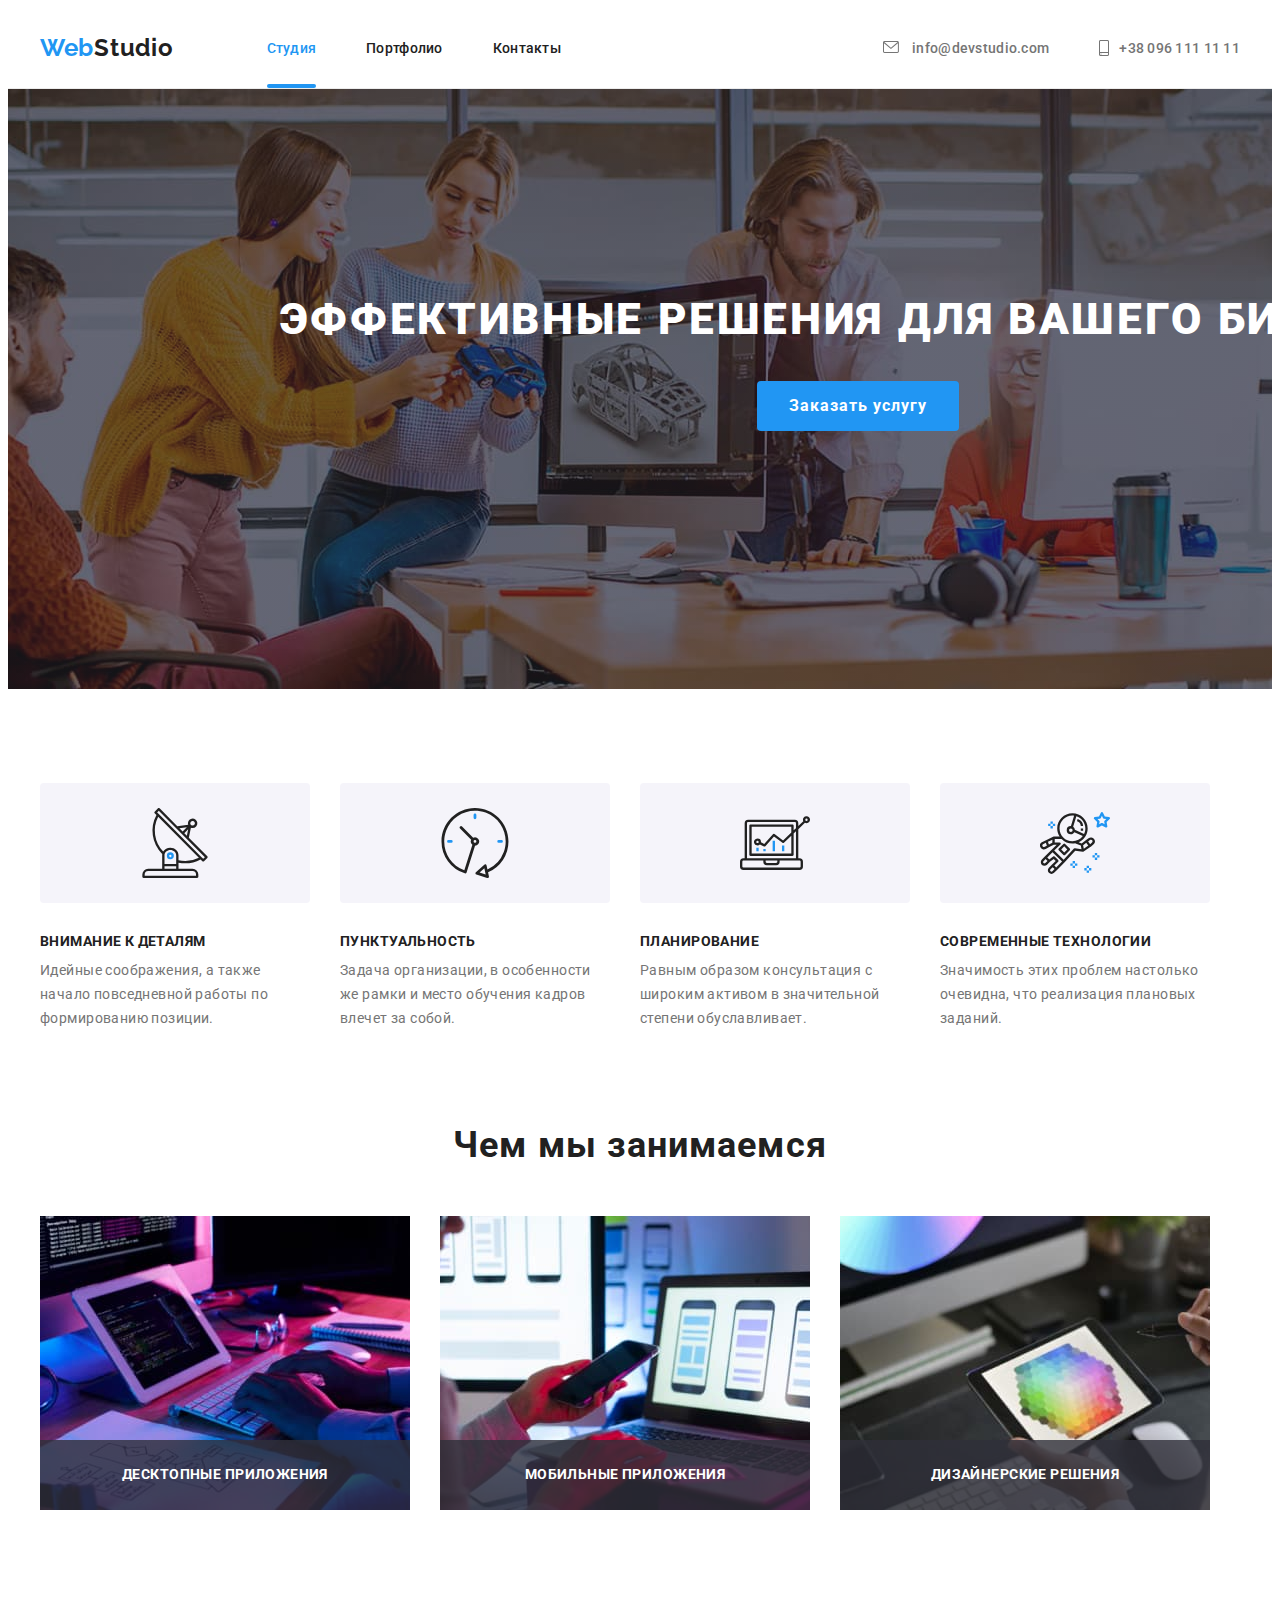
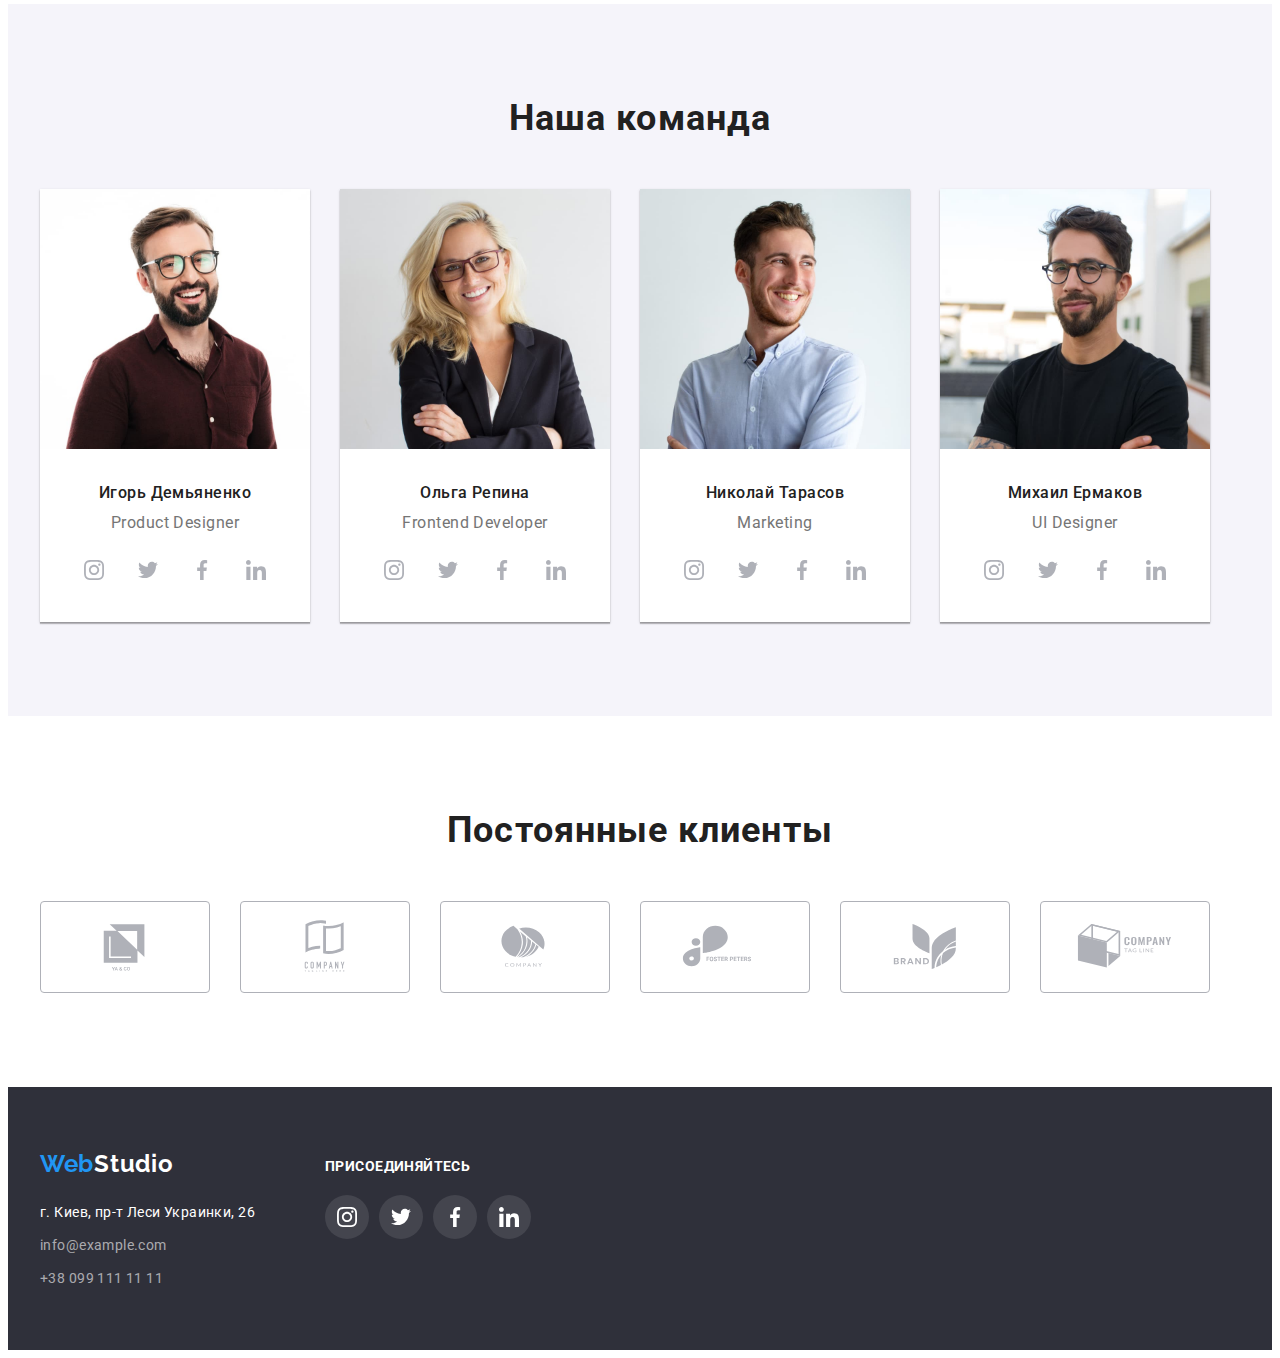
<file: index.html>
<!DOCTYPE html>
<html lang="ru">
<head>
    <meta charset="UTF-8">
    <meta http-equiv="X-UA-Compatible" content="IE=edge">
    <meta name="viewport" content="width=device-width, initial-scale=1.0">
    <title>WebStudio</title>
    <link rel="preconnect" href="https://fonts.googleapis.com">
    <link rel="preconnect" href="https://fonts.gstatic.com" crossorigin>
    <link rel="stylesheet" href="https://cdnjs.cloudflare.com/ajax/libs/modern-normalize/1.1.0/modern-normalize.min.css"
        integrity="sha512-wpPYUAdjBVSE4KJnH1VR1HeZfpl1ub8YT/NKx4PuQ5NmX2tKuGu6U/JRp5y+Y8XG2tV+wKQpNHVUX03MfMFn9Q=="
        crossorigin="anonymous" referrerpolicy="no-referrer" />
    <link href="https://fonts.googleapis.com/css2?family=Raleway:wght@700&family=Roboto:wght@400;500;700;900&display=swap" rel="stylesheet">
    <link rel="stylesheet" href="./css/styles.css">
</head>
<body class="body">
    <header class="header">
        <div class="main-nav container">
            <a class="nav-logo" href="index.html" lang="en"><span class="logo">Web</span>Studio</a>
            <nav class="nav">
                <ul class="nav-list list">
                    <li class="nav-item"><a class="link link-current" href="index.html" >Студия</a></li>
                    <li class="nav-item"><a class="link" href="./portfolio.html">Портфолио</a></li>
                    <li class="nav-item"><a class="link" href="">Контакты</a></li>
                </ul>
            </nav>
            <ul class="header-list list">
                <li class="header-item"><a class="link mail" href="mailto:info@devstudio.com">
                    <svg class="header-icon" width="16" height="12">
                        <use href="./images/icon.svg#icon-envelope"></use>
                    </svg>
                    info@devstudio.com</a>
                </li>
                <li class="header-item"><a class="link phone" href="tel:+380961111111">
                    <svg class="header-icon" width="10" height="16">
                        <use href="./images/icon.svg#icon-smartphone"></use>
                    </svg>
                    +38 096 111 11 11</a>
                </li>
            </ul>
        </div>
    </header>
    <main>
        <!-- Section-1 -->
        <section class="hero overlay">
            <div class="container">
                <h1 class="hero-title">Эффективные решения для вашего бизнеса</h1>
                <button class="hero-btn" type="button" data-modal-open>Заказать услугу</button>
            </div>
        </section>
        <!-- Section-2 -->
        <section class="section">
            <div class="container">
                <ul class="about-list list">
                    <li class="about-item icon-antenna">
                        <h3 class="about-title">Внимание к деталям</h3>
                        <p class="about-text">Идейные соображения, а также начало повседневной работы по формированию позиции.</p>
                    </li>
                    <li class="about-item icon-clock">
                        <h3 class="about-title">Пунктуальность</h3>
                        <p class="about-text">Задача организации, в особенности же рамки и место обучения кадров влечет за собой.</p>
                    </li>
                    <li class="about-item icon-diagram">
                        <h3 class="about-title">Планирование</h3>
                        <p class="about-text">Равным образом консультация с широким активом в значительной степени обуславливает.</p>
                    </li>
                    <li class="about-item icon-astronaut">
                        <h3 class="about-title">Современные технологии</h3>
                        <p class="about-text">Значимость этих проблем настолько очевидна, что реализация плановых заданий.</p>
                    </li>
                </ul>
            </div>
        </section>
        <!-- Section-3 -->
        <section class="section no-top-padding">
            <div class="container">
                <h2 class="work-title">Чем мы занимаемся</h2>
                <ul class="work-list list">
                    <li class="work-item">
                            <img class="img" src="./images/what-we-do-img-1.jpg" alt="Печатает на клавиатуре" width="370">
                            <h3 class="work-subtitle">Десктопные приложения</h3>
                    </li>
                    <li class="work-item">
                            <img class="img" src="./images/what-we-do-img-2.jpg" alt="Телефон и ноутбук" width="370">
                            <h3 class="work-subtitle">Мобильные приложения</h3>
                    </li>
                    <li class="work-item">
                            <img class="img" src="./images/what-we-do-img-3.jpg" alt="Изображение на планшете" width="370">
                            <h3 class="work-subtitle">Дизайнерские решения</h3>
                    </li>
                </ul>
            </div>
        </section>
        <!-- Section-4 -->
        <section class="team section">
            <div class="container">
                <h2 class="team-title">Наша команда</h2>
                <ul class="team-list list">
                    <li class="team-item">
                        <img src="./images/our-team-img-1.jpg" alt="Фото-1" width="270">
                        <h3 class="team-subtitle">Игорь Демьяненко</h3>
                        <p class="team-text" lang="en">Product Designer</p>
                        <ul class="team-soc-list list">
                            <li class="team-soc-item"><a class="team-soc-link list" href="">
                                    <svg class="team-soc-icon" width="20" height="20">
                                        <use href="./images/icon.svg#icon-instagram"></use>
                                    </svg>
                                </a></li>
                            <li class="team-soc-item"><a class="team-soc-link list" href="">
                                    <svg class="team-soc-icon" width="20" height="20">
                                        <use href="./images/icon.svg#icon-twitter"></use>
                                    </svg>
                                </a></li>
                            <li class="team-soc-item"><a class="team-soc-link list" href="">
                                    <svg class="team-soc-icon" width="20" height="20">
                                        <use href="./images/icon.svg#icon-facebook"></use>
                                    </svg>
                                </a></li>
                            <li class="team-soc-item"><a class="team-soc-link list" href="">
                                    <svg class="team-soc-icon" width="20" height="20">
                                        <use href="./images/icon.svg#icon-linkedin"></use>
                                    </svg>
                                </a></li>
                        </ul>
                    </li>
                    <li class="team-item">
                        <img src="./images/our-team-img-2.jpg" alt="Фото-2" width="270">
                        <h3 class="team-subtitle">Ольга Репина</h3>
                        <p class="team-text" lang="en">Frontend Developer</p>
                        <ul class="team-soc-list list">
                            <li class="team-soc-item"><a class="team-soc-link list" href="">
                                    <svg class="team-soc-icon" width="20" height="20">
                                        <use href="./images/icon.svg#icon-instagram"></use>
                                    </svg>
                                </a></li>
                            <li class="team-soc-item"><a class="team-soc-link list" href="">
                                    <svg class="team-soc-icon" width="20" height="20">
                                        <use href="./images/icon.svg#icon-twitter"></use>
                                    </svg>
                                </a></li>
                            <li class="team-soc-item"><a class="team-soc-link list" href="">
                                    <svg class="team-soc-icon" width="20" height="20">
                                        <use href="./images/icon.svg#icon-facebook"></use>
                                    </svg>
                                </a></li>
                            <li class="team-soc-item"><a class="team-soc-link list" href="">
                                    <svg class="team-soc-icon" width="20" height="20">
                                        <use href="./images/icon.svg#icon-linkedin"></use>
                                    </svg>
                                </a></li>
                        </ul>
                    </li>
                    <li class="team-item">
                        <img src="./images/our-team-img-3.jpg" alt="Фото-3" width="270">
                        <h3 class="team-subtitle">Николай Тарасов</h3>
                        <p class="team-text" lang="en">Marketing</p>
                        <ul class="team-soc-list list">
                            <li class="team-soc-item"><a class="team-soc-link list" href="">
                                    <svg class="team-soc-icon" width="20" height="20">
                                        <use href="./images/icon.svg#icon-instagram"></use>
                                    </svg>
                                </a></li>
                            <li class="team-soc-item"><a class="team-soc-link list" href="">
                                    <svg class="team-soc-icon" width="20" height="20">
                                        <use href="./images/icon.svg#icon-twitter"></use>
                                    </svg>
                                </a></li>
                            <li class="team-soc-item"><a class="team-soc-link list" href="">
                                    <svg class="team-soc-icon" width="20" height="20">
                                        <use href="./images/icon.svg#icon-facebook"></use>
                                    </svg>
                                </a></li>
                            <li class="team-soc-item"><a class="team-soc-link list" href="">
                                    <svg class="team-soc-icon" width="20" height="20">
                                        <use href="./images/icon.svg#icon-linkedin"></use>
                                    </svg>
                                </a></li>
                        </ul>
                    </li>
                    <li class="team-item">
                        <img src="./images/our-team-img-4.jpg" alt="Фото-4" width="270">
                        <h3 class="team-subtitle">Михаил Ермаков</h3>
                        <p class="team-text" lang="en">UI Designer</p>
                        <ul class="team-soc-list list">
                            <li class="team-soc-item"><a class="team-soc-link list" href="">
                                    <svg class="team-soc-icon" width="20" height="20">
                                        <use href="./images/icon.svg#icon-instagram"></use>
                                    </svg>
                                </a></li>
                            <li class="team-soc-item"><a class="team-soc-link list" href="">
                                    <svg class="team-soc-icon" width="20" height="20">
                                        <use href="./images/icon.svg#icon-twitter"></use>
                                    </svg>
                                </a></li>
                            <li class="team-soc-item"><a class="team-soc-link list" href="">
                                    <svg class="team-soc-icon" width="20" height="20">
                                        <use href="./images/icon.svg#icon-facebook"></use>
                                    </svg>
                                </a></li>
                            <li class="team-soc-item"><a class="team-soc-link list" href="">
                                    <svg class="team-soc-icon" width="20" height="20">
                                        <use href="./images/icon.svg#icon-linkedin"></use>
                                    </svg>
                                </a></li>
                        </ul>
                    </li>
                </ul>
            </div>
        </section>
    </main>
    <section class="clients">
        <div class="container">
            <h2 class="clients-title">Постоянные клиенты</h2>
            <ul class="clients-list list">
                <li class="clients-item"><a href="" class="clients-link link">
                    <svg class="clients-icon" width="106" height="60">
                        <use href="./images/icon.svg#icon-client-1"></use>
                    </svg>
                </a></li>
                <li class="clients-item"><a href="" class="clients-link link">
                    <svg class="clients-icon" width="106" height="60">
                        <use href="./images/icon.svg#icon-client-2"></use>
                    </svg>    
                </a></li>
                <li class="clients-item"><a href="" class="clients-link link">
                    <svg class="clients-icon" width="106" height="60">
                        <use href="./images/icon.svg#icon-client-3"></use>
                    </svg>    
                </a></li>
                <li class="clients-item"><a href="" class="clients-link link">
                    <svg class="clients-icon" width="106" height="60">
                        <use href="./images/icon.svg#icon-client-4"></use>
                    </svg>    
                </a></li>
                <li class="clients-item"><a href="" class="clients-link link">
                    <svg class="clients-icon" width="106" height="60">
                        <use href="./images/icon.svg#icon-client-5"></use>
                    </svg>    
                </a></li>
                <li class="clients-item"><a href="" class="clients-link link">
                    <svg class="clients-icon" width="106" height="60">
                        <use href="./images/icon.svg#icon-client-6"></use>
                    </svg>    
                </a></li>
            </ul>
        </div>
    </section>
    <footer class="footer">
        <div class="container">
            <div class="address">
                <a class="footer-logo" href="" lang="en"><span class="logo">Web</span>Studio</a>
                <address class="address">
                    <p class="footer-address">г. Киев, пр-т Леси Украинки, 26</p>
                    <ul class="footer-list list">
                        <li class="footer-item"><a class="link" href="mailto:info@example.com">info@example.com</a></li>
                        <li class="footer-item"><a class="link" href="tel:+380991111111">+38 099 111 11 11</a></li>
                    </ul>
                </address>
            </div>
            <div class="join">
                <h3 class="join-title">присоединяйтесь</h3>
                <ul class="join-list list">
                    <li class="join-item"><a href="" class="join-link link">
                            <svg class="join-icon" width="20" height="20">
                                <use href="./images/icon.svg#icon-instagram"></use>
                            </svg>
                        </a></li>
                    <li class="join-item"><a href="" class="join-link link">
                            <svg class="join-icon" width="20" height="20">
                                <use href="./images/icon.svg#icon-twitter"></use>
                            </svg>
                        </a></li>
                    <li class="join-item"><a href="" class="join-link link">
                            <svg class="join-icon" width="20" height="20">
                                <use href="./images/icon.svg#icon-facebook"></use>
                            </svg>
                        </a></li>
                    <li class="join-item"><a href="" class="join-link link">
                            <svg class="join-icon" width="20" height="20">
                                <use href="./images/icon.svg#icon-linkedin"></use>
                            </svg>
                        </a></li>
                </ul>
            </div>
        </div>
    </footer>
    <div class="backdrop is-hidden" data-modal>
        <div class="modal">
            <button type="button" class="modal-close" data-modal-close>
                <svg class="modal-icon" width="11px" height="11px">
                    <use href="./images/icon.svg#icon-close"></use>
                </svg>
            </button>
        </div>
    </div>
    <script src="./js/modal.js"></script>
</body>
</html>
</file>
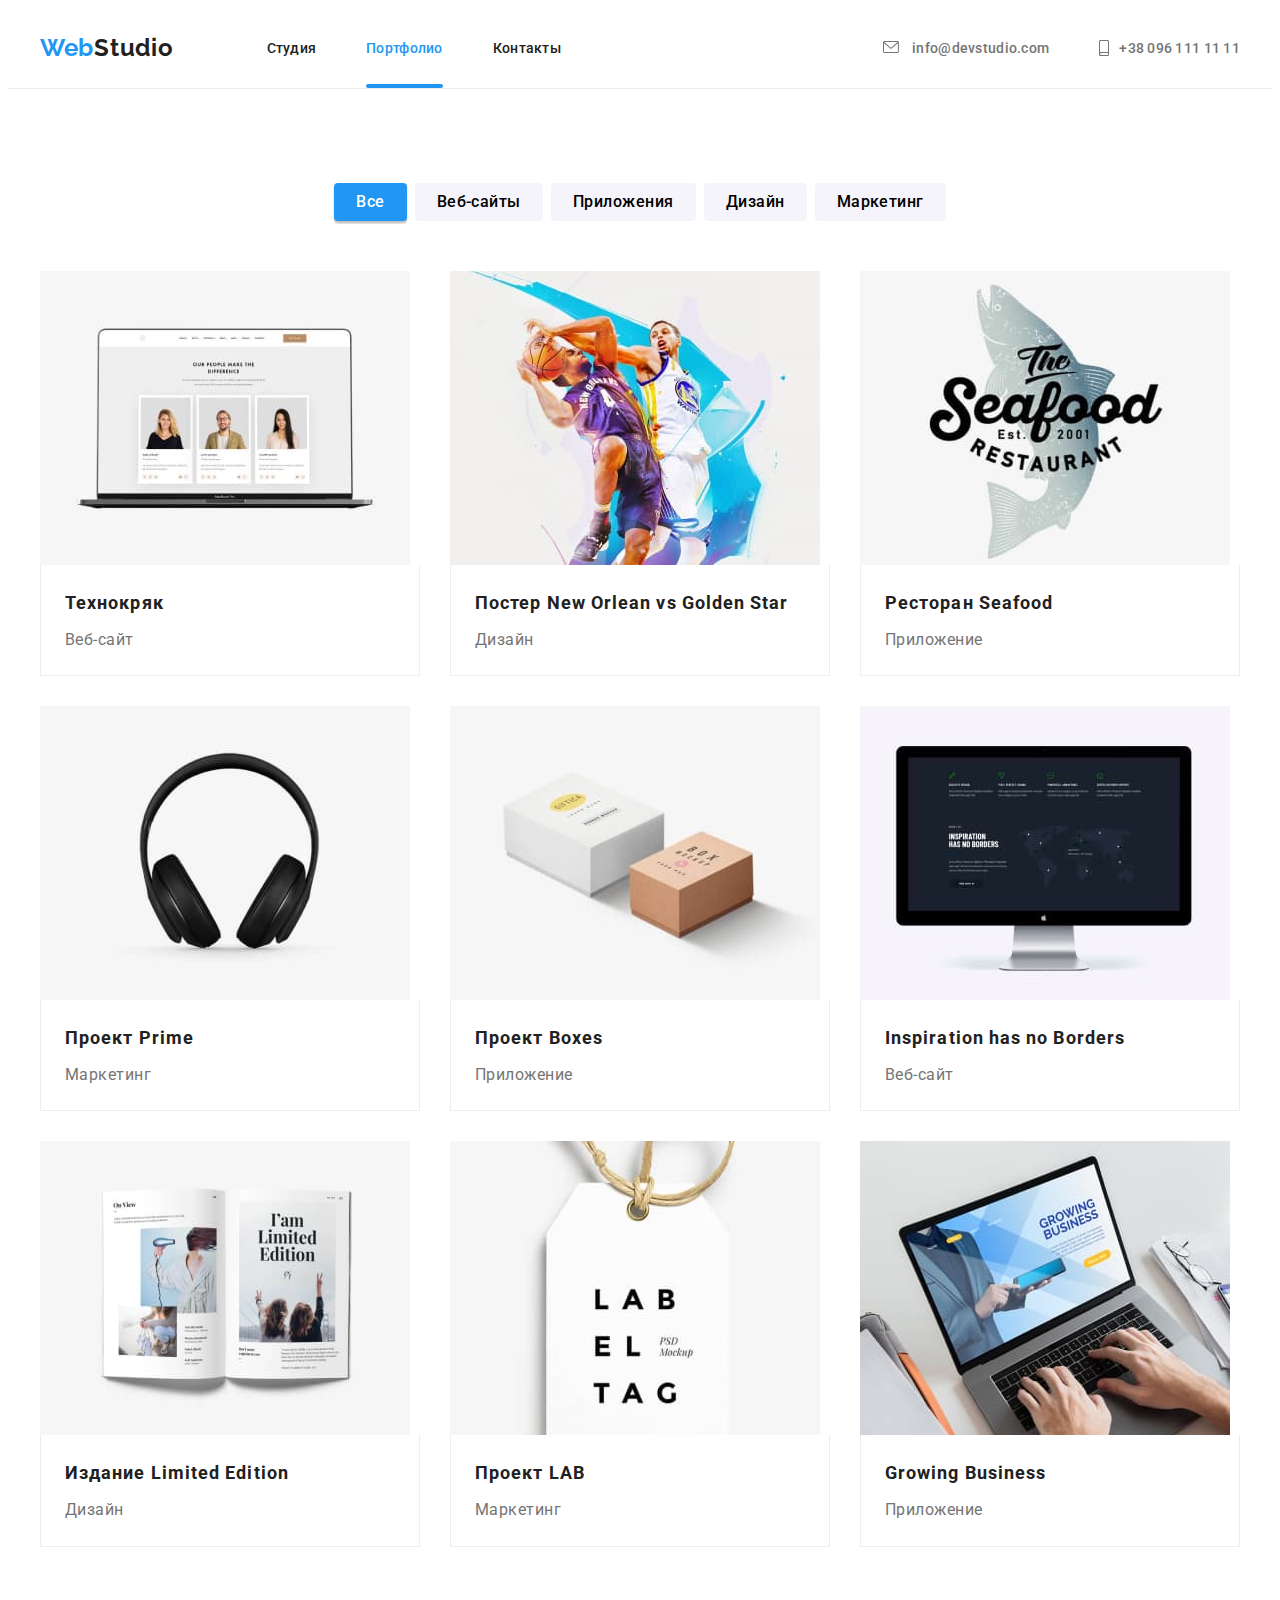
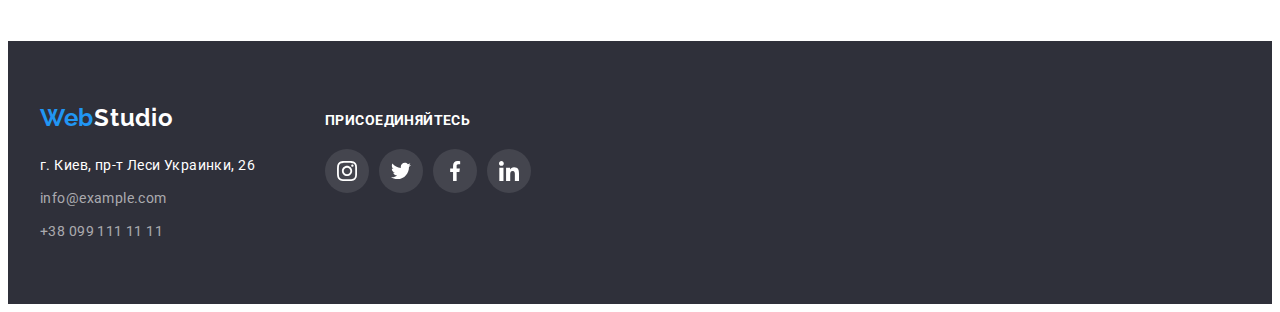
<file: portfolio.html>
<!DOCTYPE html>
<html lang="ru">
<head>
    <meta charset="UTF-8">
    <meta http-equiv="X-UA-Compatible" content="IE=edge">
    <meta name="viewport" content="width=device-width, initial-scale=1.0">
    <title>WebStudio</title>
    <link rel="preconnect" href="https://fonts.googleapis.com">
    <link rel="preconnect" href="https://fonts.gstatic.com" crossorigin>
    <link rel="stylesheet" href="https://cdnjs.cloudflare.com/ajax/libs/modern-normalize/1.1.0/modern-normalize.min.css"
        integrity="sha512-wpPYUAdjBVSE4KJnH1VR1HeZfpl1ub8YT/NKx4PuQ5NmX2tKuGu6U/JRp5y+Y8XG2tV+wKQpNHVUX03MfMFn9Q=="
        crossorigin="anonymous" 
        referrerpolicy="no-referrer" />
    <link href="https://fonts.googleapis.com/css2?family=Raleway:wght@700&family=Roboto:wght@400;500;700;900&display=swap" rel="stylesheet">
    <link rel="stylesheet" href="./css/styles.css">
</head>
<body class="body">
    <header class="header">
        <div class="main-nav container">
            <a class="nav-logo" href="index.html" lang="en"><span class="logo">Web</span>Studio</a>
            <nav class="nav">
                <ul class="nav-list list">
                    <li class="nav-item"><a class="link" href="index.html">Студия</a></li>
                    <li class="nav-item"><a class="link link-current" href="./portfolio.html">Портфолио</a></li>
                    <li class="nav-item"><a class="link" href="">Контакты</a></li>
                </ul>
            </nav>
            <ul class="header-list list">
                <li class="header-item"><a class="link mail" href="mailto:info@devstudio.com">
                        <svg class="header-icon" width="16" height="12">
                            <use href="./images/icon.svg#icon-envelope"></use>
                        </svg>
                        info@devstudio.com</a>
                </li>
                <li class="header-item"><a class="link phone" href="tel:+380961111111">
                        <svg class="header-icon" width="10" height="16">
                            <use href="./images/icon.svg#icon-smartphone"></use>
                        </svg>
                        +38 096 111 11 11</a>
                </li>
            </ul>
        </div>
    </header>
    <main>
        <section class="section">
           <div class="container">
                <ul class="list btn">
                    <li class="btn-item"><button class="filter-btn active-btn" type="button">Все</button></li>
                    <li class="btn-item"><button class="filter-btn" type="button">Веб-сайты</button></li>
                    <li class="btn-item"><button class="filter-btn" type="button">Приложения</button></li>
                    <li class="btn-item"><button class="filter-btn" type="button">Дизайн</button></li>
                    <li class="btn-item"><button class="filter-btn" type="button">Маркетинг</button></li>
                </ul>
                <h1 class="visually-hidden">Портфолио</h1>
                    <ul class="portfolio-list list">
                        <li class="portfolio-item">
                            <div class="portfolio-thumb">
                                <img class="img" src="./images/portfolio-img-1.jpg" alt="Пример портфолио 1">
                                <p class="portfolio-thumb-text">Ресурс предлагает комплексные предложения с разным уровнем функционала и сервисов.
                                    Все это позволит посетителю получить исчерпывающие сведения о компании или частном лице.</p>
                            </div>
                            <div class="card">
                                <h2 class="portfolio-subtitle">Технокряк</h2>
                                <p class="portfolio-text">Веб-сайт</p>
                            </div>
                        </li> 
                        <li class="portfolio-item">
                            <div class="portfolio-thumb">
                                <img class="img" src="./images/portfolio-img-2.jpg" alt="Пример портфолио 2">
                                <p class="portfolio-thumb-text">Ресурс предлагает комплексные предложения с разным уровнем функционала и сервисов.
                                    Все это позволит посетителю получить исчерпывающие сведения о компании или частном лице.</p>
                            </div>
                                <div class="card">
                                <h2 class="portfolio-subtitle">Постер New Orlean vs Golden Star</h2>
                            <p class="portfolio-text">Дизайн</p>
                        </li>
                        <li class="portfolio-item">
                            <div class="portfolio-thumb">
                                <img class="img" src="./images/portfolio-img-3.jpg" alt="Пример портфолио 3">
                                <p class="portfolio-thumb-text">Ресурс предлагает комплексные предложения с разным уровнем функционала и сервисов.
                                    Все это позволит посетителю получить исчерпывающие сведения о компании или частном лице.</p>
                            </div>
                            <div class="card">
                                <h2 class="portfolio-subtitle">Ресторан Seafood</h2>
                                <p class="portfolio-text">Приложение</p>
                            </div>
                        </li>            
                        <li class="portfolio-item">
                            <div class="portfolio-thumb">
                                <img class="img" src="./images/portfolio-img-4.jpg" alt="Пример портфолио 4">
                                <p class="portfolio-thumb-text">Ресурс предлагает комплексные предложения с разным уровнем функционала и сервисов.
                                    Все это позволит посетителю получить исчерпывающие сведения о компании или частном лице.</p>
                            </div>
                            <div class="card">
                                <h2 class="portfolio-subtitle">Проект Prime</h2>
                                <p class="portfolio-text">Маркетинг</p>
                            </div>
                        </li>
                        <li class="portfolio-item">
                            <div class="portfolio-thumb">
                                <img class="img" src="./images/portfolio-img-5.jpg" alt="Пример портфолио 5">
                                <p class="portfolio-thumb-text">Ресурс предлагает комплексные предложения с разным уровнем функционала и сервисов.
                                    Все это позволит посетителю получить исчерпывающие сведения о компании или частном лице.</p>
                            </div>
                            <div class="card">
                                <h2 class="portfolio-subtitle">Проект Boxes</h2>
                                <p class="portfolio-text">Приложение</p>
                            </div>
                        </li>
                        <li class="portfolio-item">
                            <div class="portfolio-thumb">
                                <img class="img" src="./images/portfolio-img-6.jpg" alt="Пример портфолио 6">
                                <p class="portfolio-thumb-text">Ресурс предлагает комплексные предложения с разным уровнем функционала и сервисов.
                                    Все это позволит посетителю получить исчерпывающие сведения о компании или частном лице.</p>
                            </div>
                            <div class="card">
                                <h2 class="portfolio-subtitle">Inspiration has no Borders</h2>
                                <p class="portfolio-text">Веб-сайт</p>
                            </div>
                        </li>
                        <li class="portfolio-item">
                            <div class="portfolio-thumb">
                                <img class="img" src="./images/portfolio-img-7.jpg" alt="Пример портфолио 7">
                                <p class="portfolio-thumb-text">Ресурс предлагает комплексные предложения с разным уровнем функционала и сервисов.
                                    Все это позволит посетителю получить исчерпывающие сведения о компании или частном лице.</p>
                            </div>
                            <div class="card">
                                <h2 class="portfolio-subtitle">Издание Limited Edition</h2>
                                <p class="portfolio-text">Дизайн</p>
                            </div>
                        </li>
                        <li class="portfolio-item">
                            <div class="portfolio-thumb">
                                <img class="img" src="./images/portfolio-img-8.jpg" alt="Пример портфолио 8">
                                <p class="portfolio-thumb-text">Ресурс предлагает комплексные предложения с разным уровнем функционала и сервисов.
                                    Все это позволит посетителю получить исчерпывающие сведения о компании или частном лице.</p>
                            </div>
                            <div class="card">
                                <h2 class="portfolio-subtitle">Проект LAB</h2>
                                <p class="portfolio-text">Маркетинг</p>
                            </div>
                        </li>
                        <li class="portfolio-item">
                            <div class="portfolio-thumb">
                                <img class="img" src="./images/portfolio-img-9.jpg" alt="Пример портфолио 9">
                                <p class="portfolio-thumb-text">Ресурс предлагает комплексные предложения с разным уровнем функционала и сервисов.
                                    Все это позволит посетителю получить исчерпывающие сведения о компании или частном лице.</p>
                            </div>
                            <div class="card">
                                <h2 class="portfolio-subtitle">Growing Business</h2>
                                <p class="portfolio-text">Приложение</p>
                            </div>
                        </li>
                    </ul>
            </div>
        </section>
    </main>
    <footer class="footer">
        <div class="container">
            <div class="address">
            <a class="footer-logo" href="" lang="en"><span class="logo">Web</span>Studio</a>
            <address class="address">
                <p class="footer-address">г. Киев, пр-т Леси Украинки, 26</p> 
                <ul class="footer-list list">
                    <li class="footer-item"><a class="link" href="mailto:info@example.com">info@example.com</a></li>
                    <li class="footer-item"><a class="link" href="tel:+380991111111">+38 099 111 11 11</a></li>
                </ul>
            </address>
            </div>
            <div class="join">
                <h3 class="join-title">присоединяйтесь</h3>
                <ul class="join-list list">
                    <li class="join-item"><a href="" class="join-link link">
                        <svg class="join-icon" width="20" height="20">
                            <use href="./images/icon.svg#icon-instagram"></use>
                        </svg>
                    </a></li>
                    <li class="join-item"><a href="" class="join-link link">
                        <svg class="join-icon" width="20" height="20">
                            <use href="./images/icon.svg#icon-twitter"></use>
                        </svg>
                    </a></li>
                    <li class="join-item"><a href="" class="join-link link">
                        <svg class="join-icon" width="20" height="20">
                            <use href="./images/icon.svg#icon-facebook"></use>
                        </svg>
                    </a></li>
                    <li class="join-item"><a href="" class="join-link link">
                        <svg class="join-icon" width="20" height="20">
                            <use href="./images/icon.svg#icon-linkedin"></use>
                        </svg>
                    </a></li>
                </ul>
            </div>
        </div>
    </footer>
</body>
</html>
</file>
<file: css/styles.css>
:root {
  --primary-text-color: #212121;
  --secondary-text-color: #757575;
  --primary-bg-color: #e5e5e5;
  --secondary-bg-color: #f5f4fa;
  --white-bg-color: #ffffff;
  --accent-color: #2196f3;
  --hero-bg-color: #2f303a;
  --primary-font-weight: 500;
  --primary-font-size: 14px;
  --transition-timing: cubic-bezier(0.4, 0, 0.2, 1);
}
.body {
  color: var(--primary-text-color);
  font-family: 'Roboto', 'sans-serif';
  background-color: var(--white-bg-color);
}

h1, h2, h3 {
  margin: 0;
  padding: 0;
}

.list {
  list-style: none;
  padding: 0;
  margin: 0;
}
.link {
  text-decoration: none;
  color: var(--secondary-text-color);
}
.container {
  width: 1200px;
  padding-right: 15px;
  padding-left: 15px;
  margin-top: 0;
  margin-bottom: 0;
  margin-right: auto;
  margin-left: auto;
  /* outline: tomato solid 2px; */
}

/* --------- HEADER --------- */

.main-nav {
  display: flex;
  align-items: center;
}
.nav a {
  color: var(--primary-text-color);
  display: block;
  padding-top: 32px;
  padding-bottom: 32px;
}
.nav-list {
  display: flex;
  margin-left: 93px;
}

.nav-item {
  font-weight: var(--primary-font-weight);
  font-size: var(--primary-font-size);
  color: var(--primary-text-color);
  line-height: 1.15;
  letter-spacing: 0.02em;
  position: relative;
}

.nav-item:not(:last-child) {
  margin-right: 50px;
}

.header-list {
  display: flex;
  margin-left: auto;
  font-weight: var(--primary-font-weight);
  font-size: var(--primary-font-size);
  line-height: 1.15;
  color: var(--secondary-text-color);
  letter-spacing: 0.02em;
}
.header-item + .header-item {
  margin-left: 50px;
}

.header-icon {
  fill: currentColor;
  margin-right: 10px;
}

.link.phone {
  display: flex;
  align-items: center;
}

.header-item a {
  display: block;
  padding-top: 32px;
  padding-bottom: 32px;
}

.link.link-current {
  color: var(--accent-color);
  padding-bottom: 0;
}

.link.link-current::after {
  content: '';
  display: block;
  width: 100%;
  height: 4px;
  border-radius: 2px;
  background-color: var(--accent-color);
  margin-top: 28px;
}

.link:hover,
.link:focus {
  color: var(--accent-color);
}

.header {
  border-bottom: 1px solid #ececec;
}

.nav-logo,
.footer-logo {
  text-decoration: none;
  font-family: Raleway;
  font-weight: 700;
  font-size: 24px;
  color: var(--primary-text-color);
  line-height: 1.4;
  letter-spacing: 0.03em;
}

.nav-item .link,
.header-item .link {
  transition: color 250ms var(--transition-timing);
}

.logo {
  color: var(--accent-color);
}

.logo:hover,
.logo:focus {
  color: var(--accent-color);
}

.header-item {
  color: var(--secondary-text-color);
}

/* --------- HERO --------- */

.hero {
    text-align: center;
  }

.overlay {
background-color: var(--hero-bg-color);
background-image: linear-gradient(rgba(47, 48, 58, 0.4), rgba(47, 48, 58, 0.4)),
url(../images/background-img.jpg);
margin-left: auto;
margin-right: auto;
max-width: 1600px;
height: 600px;
background-position: center;
background-repeat: no-repeat;
background-size: cover;
}

.hero .container {
  padding: 200px 250px;
}

.hero-title {
  margin-top: 0px;
  margin-bottom: 0;
  font-weight: 900;
  font-size: 44px;
  line-height: 1.4;
  color: var(--white-bg-color);
  text-transform: uppercase;
  letter-spacing: 0.06em;
  margin-bottom: 30px;
}

.hero-btn {
  color: var(--white-bg-color);
  background-color: var(--accent-color);
  font-family: inherit;
  font-size: 16px;
  font-weight: 700;
  line-height: 1.9;
  letter-spacing: 0.06em;
  cursor: pointer;
  min-width: 200px;
  height: 50px;
  padding: 10px 32px;
  border-radius: 4px;
  border: 0px;
}

.section {
  padding: 94px 0;
}

/* --------- ABOUT --------- */

.about-list {
  display: flex;
}

.about-item {
  width: 270px;
}

.about-item::before {
content: '';
display: block;
height: 120px;
background-color: var(--secondary-bg-color);
border-radius: 4px;
margin-bottom: 30px;
}

.icon-antenna::before {
background-image: url(../images/antenna.svg);
background-repeat: no-repeat;
background-position: center;
}

.icon-clock::before {
  background-image: url(../images/clock.svg);
  background-repeat: no-repeat;
  background-position: center;
}

.icon-diagram::before {
  background-image: url(../images/diagram.svg);
  background-repeat: no-repeat;
  background-position: center;
}

.icon-astronaut::before {
  background-image: url(../images/astronaut.svg);
  background-repeat: no-repeat;
  background-position: center;
}

.about-item + .about-item {
  margin-left: 30px;
}

.about-title {
  font-size: var(--primary-font-size);
  font-weight: 700;
  line-height: 1.15;
  letter-spacing: 0.03em;
  text-transform: uppercase;
  margin-top: 0;
  margin-bottom: 10px;
}

.about-text {
  color: var(--secondary-text-color);
  font-size: var(--primary-font-size);
  line-height: 1.7;
  letter-spacing: 0.03em;
  margin: 0;
}

/* --------- WORK --------- */

.section.no-top-padding {
  padding-top: 0;
}

.work-list {
  display: flex;
}

.work-item + .work-item {
  margin-left: 30px;
}

.work-title {
  font-size: 36px;
  text-align: center;
  font-weight: 700;
  line-height: 1.15;
  letter-spacing: 0.03em;
  margin-top: 0;
  margin-bottom: 50px;
}

.work-item {
  position: relative;
}

.work-item .img {
  display: block;
}

.work-subtitle {
  display: flex;
  position: absolute;
  bottom: 0;
  left: 0;
  height: 70px;
  width: 100%;
  align-items: center;
  justify-content: center;
  font-weight: 700;
  font-size: 14px;
  line-height: 1.14;
  text-align: center;
  letter-spacing: 0.03em;
  text-transform: uppercase;
  color: var(--white-bg-color);
  background-color: rgba(47, 48, 58, 0.8);;
}

/* --------- TEAM --------- */

.team {
  background-color: var(--secondary-bg-color);
}
.team-list {
  display: flex;
}
.team-item {
  box-shadow: 0px 1px 3px rgba(0, 0, 0, 0.12), 0px 1px 1px rgba(0, 0, 0, 0.14),
    0px 2px 1px rgba(0, 0, 0, 0.2);
  background-color: var(--white-bg-color);
  padding-bottom: 30px;
}
.team-item + .team-item {
  margin-left: 30px;
}
.team-title {
  font-size: 36px;
  text-align: center;
  font-weight: 700;
  line-height: 1.15;
  letter-spacing: 0.03em;
  margin-top: 0;
  margin-bottom: 50px;
}
.team-subtitle {
  font-weight: var(--primary-font-weight);
  font-size: 16px;
  text-align: center;
  line-height: 1.2;
  letter-spacing: 0.03em;
  margin-top: 30px;
  margin-bottom: 10px;
}
.team-text {
  font-size: 16px;
  text-align: center;
  line-height: 1.2;
  color: var(--secondary-text-color);
  letter-spacing: 0.03em;
  margin: 0;
}

.team-soc-list {
  display: flex;
  justify-content: center;
  margin-top: 16px;
}

.team-soc-link {
  width: 44px;
  height: 44px;
  background-color: var(--white-bg-color);
  border-radius: 50%;
  display: flex;
  justify-content: center;
  align-items: center;
  fill: #AFB1B8;
  transition: background-color 250ms var(--transition-timing), fill 250ms var(--transition-timing);
}

.team-soc-item + .team-soc-item {
  margin-left: 10px;
  }

.team-soc-link:hover, .team-soc-link:focus {
  background-color: var(--accent-color);
  fill: var(--white-bg-color);
}

/* --------- CLIENTS --------- */

.clients {
  padding-top: 94px;
  padding-bottom: 94px;
}

.clients-title {
  font-weight: 700;
  font-size: 36px;
  line-height: 1.16;
  text-align: center;
  letter-spacing: 0.03em;
  margin-bottom: 50px;
}

.clients-list {
  display: flex;
}

.clients-item + .clients-item {
  margin-left: 30px;
}

.clients-link {
  width: 170px;
  height: 92px;
  display: flex;
  border: 1px solid #AFB1B8;
  box-sizing: border-box;
  border-radius: 4px;
  justify-content: center;
  align-items: center;
  fill: #AFB1B8;
  transition: fill 250ms var(--transition-timing), border 250ms var(--transition-timing);
}

.clients-link:hover,
.clients-link:focus {
  border: 1px solid #2196F3;
  fill: var(--accent-color);
}

/* --------- FOOTER --------- */

.footer {
  background-color: var(--hero-bg-color);
  padding: 60px 0;
}
.footer-logo {
  color: var(--white-bg-color);
  display: inline-block;
  margin-bottom: 20px;
}
.footer-address {
  color: var(--white-bg-color);
  font-style: normal;
  font-size: var(--primary-font-size);
  line-height: 1.7;
  letter-spacing: 0.03em;
  margin-top: 0;
  margin-bottom: 9px;
}
.footer-item .link {
  font-size: var(--primary-font-size);
  color: rgba(255, 255, 255, 0.6);
  line-height: 1.7;
  font-style: normal;
  letter-spacing: 0.03em;
}
.footer-item:first-child {
  margin-bottom: 9px;
}

.footer .container {
  display: flex;
}

.join {
  margin-left: 70px;
  margin-top: 12px;
}

.join-title {
  font-weight: 700;
  font-size: 14px;
  line-height: 1.14;
  letter-spacing: 0.03em;
  text-transform: uppercase;
  color: var(--white-bg-color);
}

.join-list {
  display: flex;
  justify-content: center;
  margin-top: 20px;
}

.join-link {
  width: 44px;
  height: 44px;
  background-color: rgba(255, 255, 255, 0.1);
  border-radius: 50%;
  display: flex;
  justify-content: center;
  align-items: center;
  fill: var(--white-bg-color);
  transition: background-color 250ms var(--transition-timing);
}

.join-item+.join-item {
  margin-left: 10px;
}

.join-link:hover,
.join-link:focus {
  background-color: var(--accent-color);
}

/* --------- PORTFOLIO HTML --------- */

.list.btn {
  display: flex;
  justify-content: center;
  margin-bottom: 50px;
}

/* --------- FILTER --------- */

.filter-btn {
  background-color: var(--secondary-bg-color);
  font-family: inherit;
  font-weight: var(--primary-font-weight);
  font-size: 16px;
  line-height: 1.6;
  letter-spacing: 0.03em;
  border: 0px;
  border-radius: 4px;
  cursor: pointer;
  padding: 6px 22px;
  transition: box-shadow 250ms var(--transition-timing), background-color 250ms var(--transition-timing), color 250ms var(--transition-timing);
}

.btn-item:not(:last-child) {
  margin-right: 8px;
}

.filter-btn:hover,
.filter-btn:focus {
  background-color: var(--accent-color);
  color: var(--white-bg-color);
  box-shadow: 0px 3px 1px rgba(0, 0, 0, 0.1),
  0px 1px 2px rgba(0, 0, 0, 0.08),
  0px 2px 2px rgba(0, 0, 0, 0.12);
}

.active-btn {
  background-color: var(--accent-color);
  color: var(--white-bg-color);
  box-shadow: 0px 3px 1px rgba(0, 0, 0, 0.1),
  0px 1px 2px rgba(0, 0, 0, 0.08),
  0px 2px 2px rgba(0, 0, 0, 0.12);
  }

.visually-hidden {
  position: absolute;
  white-space: nowrap;
  width: 1px;
  height: 1px;
  overflow: hidden;
  border: 0;
  padding: 0;
  clip: rect(0 0 0 0);
  clip-path: inset(50%);
  margin: -1px;
}

/* --------- PORTFOLIO SECTION --------- */

.portfolio-item .img {
  display: block;
}
.portfolio-list {
  display: flex;
  flex-wrap: wrap;
}
.portfolio-item {
  width: calc((100% - 60px) / 3);
  margin-right: 30px;
  margin-bottom: 30px;
  transition: box-shadow 250ms var(--transition-timing);
  cursor: pointer;
}

.portfolio-item:hover {
  box-shadow: 0px 1px 1px rgba(0, 0, 0, 0.12),
  0px 4px 4px rgba(0, 0, 0, 0.06),
  1px 4px 6px rgba(0, 0, 0, 0.16);
}

.portfolio-item:nth-child(3n) {
  margin-right: 0;
}
.portfolio-item:nth-last-child(-n + 3) {
  margin-bottom: 0;
}
.portfolio-subtitle {
  font-weight: 700;
  font-size: 18px;
  line-height: 2;
  letter-spacing: 0.06em;
  margin-top: 0;
  margin-bottom: 4px;
}
.portfolio-text {
  font-size: 16px;
  color: var(--secondary-text-color);
  line-height: 1.9;
  letter-spacing: 0.03em;
  margin: 0;
}
.card {
  padding-top: 20px;
  padding-bottom: 20px;
  padding-right: 24px;
  padding-left: 24px;
  border: 1px solid #eeeeee;
  border-top: 0;
  max-width: 370px;
}

.portfolio-thumb {
  position: relative;
  overflow: hidden;
}

.portfolio-thumb-text {
  position: absolute;
  display: flex;
  align-items: center;
  top: 0;
  left: 0;
  transform: translateY(100%);
  width: 100%;
  height: 100%;
  margin: 0;
  font-weight: 400;
  font-size: 18px;
  line-height: 1.6;
  letter-spacing: 0.03em;
  color: var(--white-bg-color);
  background-color: rgba(33, 150, 243, 0.9);
  padding: 0 24px;
  transition: transform 250ms var(--transition-timing);
}

.portfolio-item:hover .portfolio-thumb-text {
  transform: translate(0);
}

/* --------- MODAL --------- */

.backdrop {
  position: fixed;
  top: 0;
  left: 0;
  width: 100%;
  height: 100%;
  background-color: rgba(0, 0, 0, 0.2);
  transition: opacity 250ms var(--transition-timing), visibility 250ms var(--transition-timing);
}

.backdrop.is-hidden .modal {
  transform: scale(0.4) translate(-100%, -100%);
}

.modal {
  position: absolute;
  top: 50%;
  left: 50%;
  transform: translate(-50%, -50%) scale(1);
  width: 528px;
  min-height: 581px;
  background-color: var(--white-bg-color);
  box-shadow: 0px 1px 3px rgba(0, 0, 0, 0.12),
  0px 1px 1px rgba(0, 0, 0, 0.14),
  0px 2px 1px rgba(0, 0, 0, 0.2);
  border-radius: 4px;
  transition: transform 250ms var(--transition-timing);
}

.modal-close {
  position: absolute;
  top: 8px;
  right: 8px;
  width: 30px;
  height: 30px;
  display: flex;
  justify-content: center;
  align-items: center;
  background-color: #FFFFFF;
  border: 1px solid rgba(0, 0, 0, 0.1);
  border-radius: 50%;
  cursor: pointer;
}

.is-hidden {
  opacity: 0;
  pointer-events: none;
  visibility: hidden;
}
</file>
